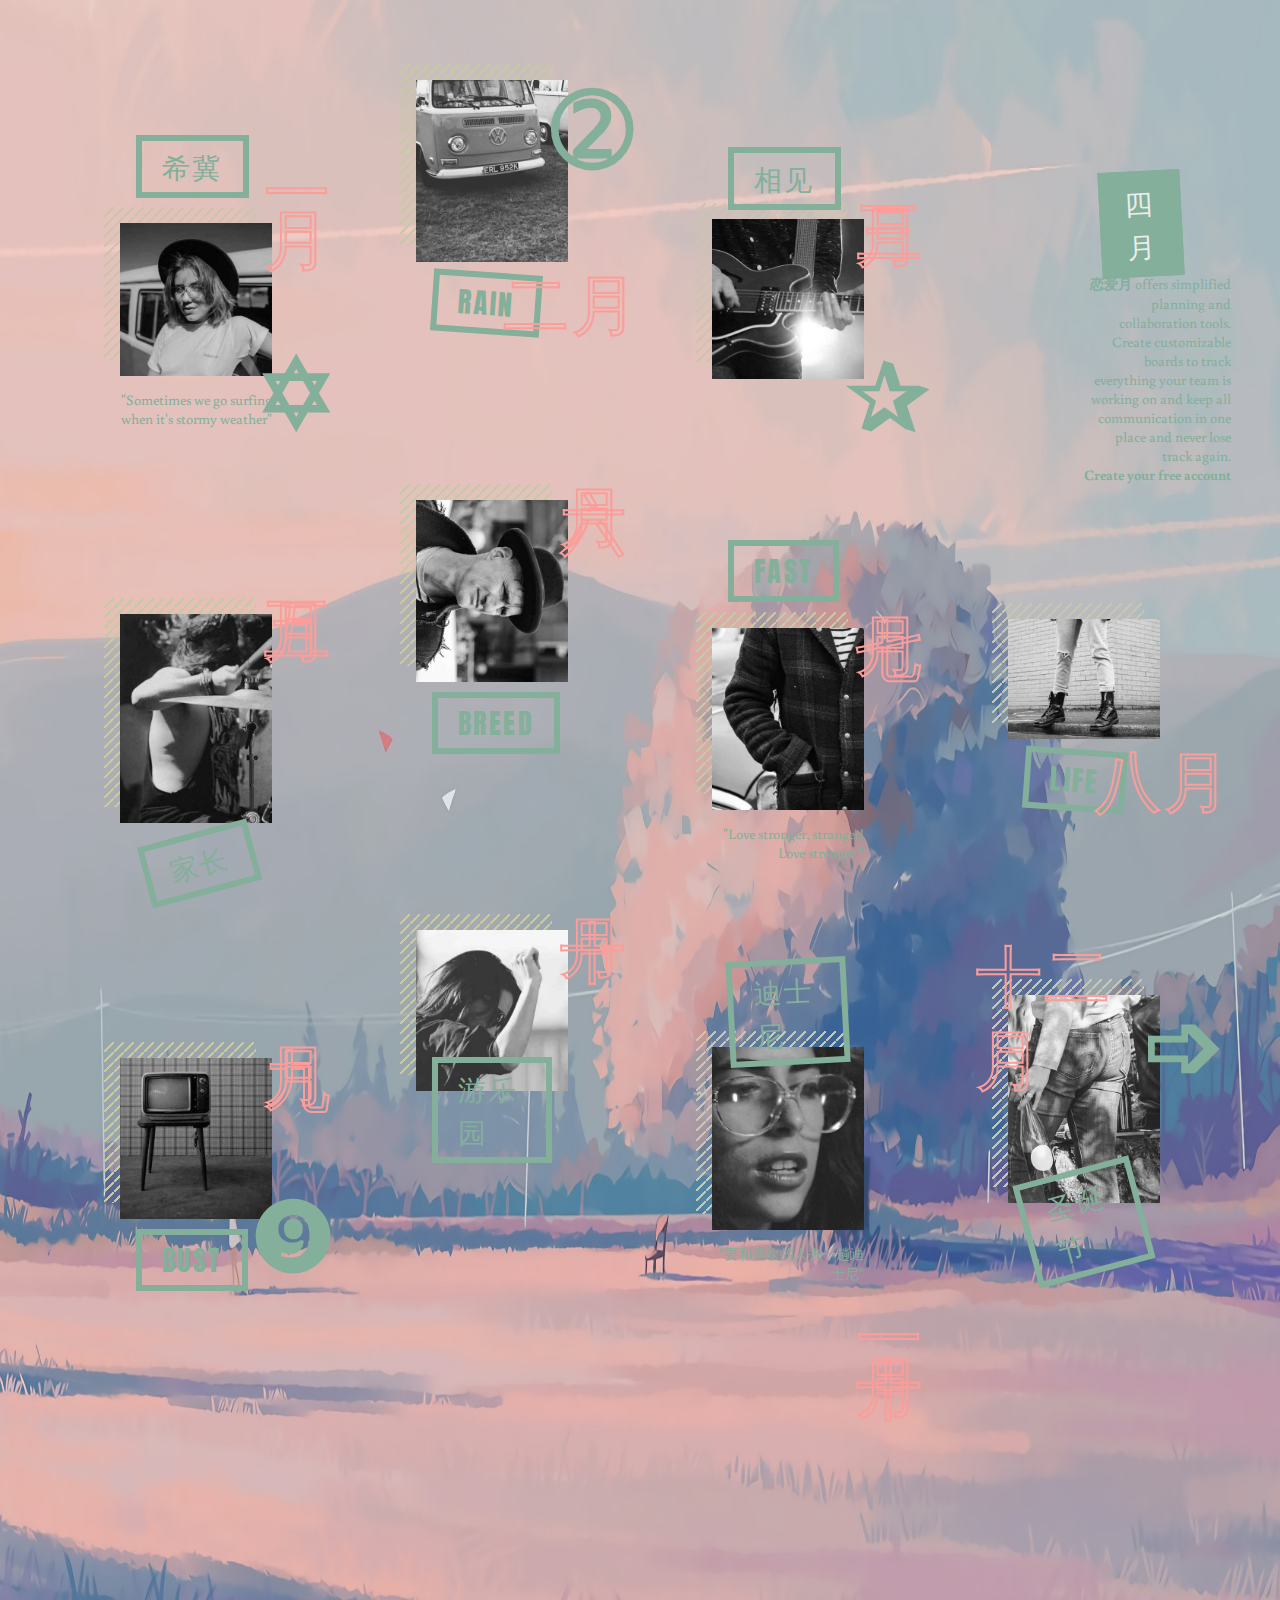
<file: lover/index.html>
<!DOCTYPE html>
<html lang="en" class="no-js">
	<head>
		<meta charset="UTF-8" />
		<meta name="viewport" content="width=device-width, initial-scale=1">
		<title>Marco & June</title>

		<link rel="stylesheet" type="text/css" href="css/base.css" />
		
		<script>document.documentElement.className="js";var supportsCssVars=function(){var e,t=document.createElement("style");return t.innerHTML="root: { --tmp-var: bold; }",document.head.appendChild(t),e=!!(window.CSS&&window.CSS.supports&&window.CSS.supports("font-weight","var(--tmp-var)")),t.parentNode.removeChild(t),e};supportsCssVars()||alert("Please view this demo in a modern browser that supports CSS Variables.");</script>
		
	</head>
	<body class="loading">
		<svg class="hidden">
			<symbol id="icon-arrow" viewBox="0 0 24 24">
				<title>arrow</title>
				<polygon points="6.3,12.8 20.9,12.8 20.9,11.2 6.3,11.2 10.2,7.2 9,6 3.1,12 9,18 10.2,16.8 "/>
			</symbol>
			<symbol id="icon-drop" viewBox="0 0 24 24">
				<title>drop</title>
				<path d="M12,21c-3.6,0-6.6-3-6.6-6.6C5.4,11,10.8,4,11.4,3.2C11.6,3.1,11.8,3,12,3s0.4,0.1,0.6,0.3c0.6,0.8,6.1,7.8,6.1,11.2C18.6,18.1,15.6,21,12,21zM12,4.8c-1.8,2.4-5.2,7.4-5.2,9.6c0,2.9,2.3,5.2,5.2,5.2s5.2-2.3,5.2-5.2C17.2,12.2,13.8,7.3,12,4.8z"/><path d="M12,18.2c-0.4,0-0.7-0.3-0.7-0.7s0.3-0.7,0.7-0.7c1.3,0,2.4-1.1,2.4-2.4c0-0.4,0.3-0.7,0.7-0.7c0.4,0,0.7,0.3,0.7,0.7C15.8,16.5,14.1,18.2,12,18.2z"/>
			</symbol>
			<svg id="icon-github" viewBox="0 0 33 33">
				<title>github</title>
				<path d="M16.608.455C7.614.455.32 7.748.32 16.745c0 7.197 4.667 13.302 11.14 15.456.815.15 1.112-.353 1.112-.785 0-.386-.014-1.411-.022-2.77-4.531.984-5.487-2.184-5.487-2.184-.741-1.882-1.809-2.383-1.809-2.383-1.479-1.01.112-.99.112-.99 1.635.115 2.495 1.679 2.495 1.679 1.453 2.489 3.813 1.77 4.741 1.353.148-1.052.569-1.77 1.034-2.177-3.617-.411-7.42-1.809-7.42-8.051 0-1.778.635-3.233 1.677-4.371-.168-.412-.727-2.069.16-4.311 0 0 1.367-.438 4.479 1.67a15.602 15.602 0 0 1 4.078-.549 15.62 15.62 0 0 1 4.078.549c3.11-2.108 4.475-1.67 4.475-1.67.889 2.242.33 3.899.163 4.311C26.37 12.66 27 14.115 27 15.893c0 6.258-3.809 7.635-7.437 8.038.584.503 1.105 1.497 1.105 3.017 0 2.177-.02 3.934-.02 4.468 0 .436.294.943 1.12.784 6.468-2.159 11.131-8.26 11.131-15.455 0-8.997-7.294-16.29-16.291-16.29"></path>
			</svg>
			<symbol id="icon-cross" viewBox="0 0 24 23">
				<title>cross</title>
				<path d="M23.865 3.677c.197-.383.164-.818-.008-1.18.048-.41-.06-.827-.448-1.147L22.323.457c-.636-.524-1.632-.689-2.25 0a155.348 155.348 0 0 1-8.797 9.001C9.011 7.342 6.72 5.255 4.443 3.165c-.8-.734-1.956-.503-2.458.37C1.253 3.9.659 4.374.168 5.182c-.233.386-.215.872 0 1.258 1.47 2.635 4.31 4.951 6.646 7.083-.313.28-.623.562-.942.836-3.146 2.702-5.268 4.416-1.331 7.187.053.037.107.029.161.05.076.036.148.06.232.074.026 0 .05.005.075.003.082.007.16.027.243.011 2.117-.415 4.085-2.074 5.872-3.9 1.74 1.715 3.592 3.353 5.63 4.325.485.232 1.063.097 1.436-.227.626.047 1.197-.342 1.484-.901.042-.026.07-.041.116-.07.91-.569.993-1.701.32-2.482-1.522-1.762-3.138-3.438-4.787-5.084 2.968-2.9 6.674-6.027 8.542-9.667z"/>
			</symbol>
		</svg>
		<main>
			
			<div class="content">
				<div class="grid">
					<a class="grid__item" href="#preview-1">
						<div class="box">
							<div class="box__shadow"></div>
							<img class="box__img" src="img/1.jpg" alt="Some image"/>
							<h3 class="box__title"><span class="box__title-inner" data-hover="一月">一月</span></h3>
							<h4 class="box__text"><span class="box__text-inner">希冀</span></h4>
							<div class="box__deco">&#10017;</div>
							<p class="box__content">"Sometimes we go surfing when it's stormy weather"</p>
						</div>
					</a>
					<a class="grid__item" href="#preview-2">
						<div class="box">
							<div class="box__shadow"></div>
							<img class="box__img" src="img/2.jpg" alt="Some image"/>
							<h3 class="box__title box__title--straight box__title--bottom"><span class="box__title-inner" data-hover="二月">二月</span></h3>
							<h4 class="box__text box__text--bottom"><span class="box__text-inner box__text-inner--rotated1">Rain</span></h4>
							<div class="box__deco box__deco--top">&#10113;</div>
						</div>
					</a>
					<a class="grid__item" href="#preview-3">
						<div class="box">
							<div class="box__shadow"></div>
							<img class="box__img" src="img/3.jpg" alt="Some image"/>
							<h3 class="box__title"><span class="box__title-inner" data-hover="三月">三月</span></h3>
							<h4 class="box__text box__text--topcloser"><span class="box__text-inner">相见</span></h4>
							<div class="box__deco">&#10032;</div>
						</div>
					</a>
					<a class="grid__item grid__item--noclick" href="#">
						<div class="box">
							<div class="box__shadow"></div>
							
							<h4 class="box__text"><span class="box__text-inner box__text-inner--rotated2 box__text-inner--reverse">四月</span></h4>
							<p class="box__content"><strong>恋爱月</strong> offers simplified planning and collaboration tools. Create customizable boards to track everything your team is working on and keep all communication in one place and never lose track again. <strong>Create your free account</strong></p>
						</div>
					</a>
					<a class="grid__item" href="#preview-4">
						<div class="box">
							<div class="box__shadow"></div>
							<img class="box__img" src="img/5.jpg" alt="Some image"/>
							<h3 class="box__title"><span class="box__title-inner" data-hover="五月">五月</span></h3>
							<h4 class="box__text box__text--bottom box__text--right"><span class="box__text-inner box__text-inner--rotated3">家长</span></h4>
						</div>
					</a>
					<a class="grid__item" href="#preview-5">
						<div class="box">
							<div class="box__shadow"></div>
							<img class="box__img" src="img/6.jpg" alt="Some image"/>
							<h3 class="box__title"><span class="box__title-inner" data-hover="六月">六月</span></h3>
							<h4 class="box__text box__text--bottomcloser"><span class="box__text-inner">Breed</span></h4>
						</div>
					</a>
					<a class="grid__item" href="#preview-6">
						<div class="box">
							<div class="box__shadow"></div>
							<img class="box__img" src="img/7.jpg" alt="Some image"/>
							<h3 class="box__title"><span class="box__title-inner" data-hover="七月">七月</span></h3>
							<h4 class="box__text"><span class="box__text-inner">Fast</span></h4>
							<p class="box__content">"Love stronger, stranger! Love stronger."</p>
						</div>
					</a>
					<a class="grid__item" href="#preview-7">
						<div class="box">
							<div class="box__shadow"></div>
							<img class="box__img" src="img/8.jpg" alt="Some image"/>
							<h3 class="box__title box__title--straight box__title--bottom"><span class="box__title-inner" data-hover="八月">八月</span></h3>
							<h4 class="box__text box__title--bottom"><span class="box__text-inner box__text-inner--rotated1">Life</span></h4>
						</div>
					</a>
					<a class="grid__item" href="#preview-8">
						<div class="box">
							<div class="box__shadow"></div>
							<img class="box__img" src="img/4.jpg" alt="Some image"/>
							<h3 class="box__title"><span class="box__title-inner" data-hover="九月">九月</span></h3>
							<h4 class="box__text box__text--bottom"><span class="box__text-inner">Bust</span></h4>
							<div class="box__deco">&#10110;</div>
						</div>
					</a>
					<a class="grid__item" href="#preview-9">
						<div class="box">
							<div class="box__shadow"></div>
							<img class="box__img" src="img/10.jpg" alt="Some image"/>
							<h3 class="box__title"><span class="box__title-inner" data-hover="十月">十月</span></h3>
							<h4 class="box__text box__text--bottom"><span class="box__text-inner">游乐园</span></h4>
						</div>
					</a>
					<a class="grid__item" href="#preview-10">
						<div class="box">
							<div class="box__shadow"></div>
							<img class="box__img" src="img/11.jpg" alt="Some image"/>
							<h3 class="box__title box__title--bottom"><span class="box__title-inner" data-hover="十一月">十一月</span></h3>
							<h4 class="box__text"><span class="box__text-inner box__text-inner--rotated2">迪士尼</span></h4>
							<p class="box__content">"要和喜欢的人去一趟迪士尼"</p>
						</div>
					</a>
					<a class="grid__item" href="#preview-11">
						<div class="box">
							<div class="box__shadow"></div>
							<img class="box__img" src="img/12.jpg" alt="Some image"/>
							<h3 class="box__title box__title--straight box__title--left"><span class="box__title-inner" data-hover="十二月">十二月</span></h3>
							<h4 class="box__text box__text--bottom box__text--right"><span class="box__text-inner box__text-inner--rotated3">圣诞节</span></h4>
							<div class="box__deco box__deco--top">&#10153;</div>
						</div>
					</a>
				</div>
			</div>
			<div class="overlay">
				<div class="overlay__reveal"></div>
				<div class="overlay__item" id="preview-1">
					<div class="box">
						<div class="box__shadow"></div>
						<img class="box__img box__img--original" src="img/original/1.jpg" alt="Some image"/>
						<h3 class="box__title"><span class="box__title-inner">一月</span></h3>
						<h4 class="box__text"><span class="box__text-inner">希冀</span></h4>
						<div class="box__deco">&#10014;</div>
					</div>
					<p class="overlay__content">It's time the tale were told of how you took a child and you made him old.</p>
				</div>
				<div class="overlay__item" id="preview-2">
					<div class="box">
						<div class="box__shadow"></div>
						<img class="box__img box__img--original" src="img/original/2.jpg" alt="Some image"/>
						<h3 class="box__title box__title--straight box__title--bottom"><span class="box__title-inner">二月</span></h3>
						<h4 class="box__text box__text--bottom"><span class="box__text-inner box__text-inner--rotated1">Rain</span></h4>
						<div class="box__deco box__deco--top">&#10113;</div>
					</div>
					<p class="overlay__content">It's time the tale were told of how you took a child and you made him old.</p>
				</div>
				<div class="overlay__item" id="preview-3">
					<div class="box">
						<div class="box__shadow"></div>
						<img class="box__img box__img--original" src="img/original/3.jpg" alt="Some image"/>
						<h3 class="box__title"><span class="box__title-inner">三月</span></h3>
						<h4 class="box__text box__text--topcloser"><span class="box__text-inner">相见</span></h4>
						<div class="box__deco">&#10032;</div>
					</div>
					<p class="overlay__content">It's time the tale were told of how you took a child and you made him old.</p>
				</div>
				<div class="overlay__item" id="preview-4">
					<div class="box">
						<div class="box__shadow"></div>
						<img class="box__img box__img--original" src="img/original/5.jpg" alt="Some image"/>
						<h3 class="box__title"><span class="box__title-inner">五月</span></h3>
						<h4 class="box__text box__text--bottom box__text--right"><span class="box__text-inner box__text-inner--rotated3">Fire</span></h4>
					</div>
					<p class="overlay__content">It's time the tale were told of how you took a child and you made him old.</p>
				</div>
				<div class="overlay__item" id="preview-5">
					<div class="box">
						<div class="box__shadow"></div>
						<img class="box__img box__img--original" src="img/original/6.jpg" alt="Some image"/>
						<h3 class="box__title"><span class="box__title-inner">六月</span></h3>
						<h4 class="box__text box__text--bottomcloser"><span class="box__text-inner">Breed</span></h4>
					</div>
					<p class="overlay__content">It's time the tale were told of how you took a child and you made him old.</p>
				</div>
				<div class="overlay__item" id="preview-6">
					<div class="box">
						<div class="box__shadow"></div>
						<img class="box__img box__img--original" src="img/original/7.jpg" alt="Some image"/>
						<h3 class="box__title"><span class="box__title-inner">七月</span></h3>
						<h4 class="box__text"><span class="box__text-inner">Fast</span></h4>
					</div>
					<p class="overlay__content">It's time the tale were told of how you took a child and you made him old.</p>
				</div>
				<div class="overlay__item" id="preview-7">
					<div class="box">
						<div class="box__shadow"></div>
						<img class="box__img box__img--original" src="img/original/8.jpg" alt="Some image"/>
						<h3 class="box__title box__title--straight box__title--bottom"><span class="box__title-inner">八月</span></h3>
						<h4 class="box__text box__title--bottom"><span class="box__text-inner box__text-inner--rotated1">Life</span></h4>
					</div>
					<p class="overlay__content">It's time the tale were told of how you took a child and you made him old.</p>
				</div>
				<div class="overlay__item" id="preview-8">
					<div class="box">
						<div class="box__shadow"></div>
						<img class="box__img box__img--original" src="img/original/9.jpg" alt="Some image"/>
						<h3 class="box__title"><span class="box__title-inner">九月</span></h3>
						<h4 class="box__text box__text--bottom"><span class="box__text-inner">Bust</span></h4>
						<div class="box__deco">&#10110;</div>
					</div>
					<p class="overlay__content">It's time the tale were told of how you took a child and you made him old.</p>
				</div>
				<div class="overlay__item" id="preview-9">
					<div class="box">
						<div class="box__shadow"></div>
						<img class="box__img box__img--original" src="img/original/10.jpg" alt="Some image"/>
						<h3 class="box__title"><span class="box__title-inner">十月</span></h3>
						<h4 class="box__text box__text--bottom"><span class="box__text-inner">游乐园</span></h4>
					</div>
					<p class="overlay__content">It's time the tale were told of how you took a child and you made him old.</p>
				</div>
				<div class="overlay__item" id="preview-10">
					<div class="box">
						<div class="box__shadow"></div>
						<img class="box__img box__img--original" src="img/original/11.jpg" alt="Some image"/>
						<h3 class="box__title box__title--bottom"><span class="box__title-inner">十一月</span></h3>
						<h4 class="box__text"><span class="box__text-inner box__text-inner--rotated2">迪士尼</span></h4>
					</div>
					<p class="overlay__content">It's time the tale were told of how you took a child and you made him old.</p>
				</div>
				<div class="overlay__item" id="preview-11">
					<div class="box">
						<div class="box__shadow"></div>
						<img class="box__img box__img--original" src="img/original/12.jpg" alt="Some image"/>
						<h3 class="box__title box__title--straight box__title--left"><span class="box__title-inner">十二月</span></h3>
						<h4 class="box__text box__text--bottom box__text--right"><span class="box__text-inner box__text-inner--rotated3">圣诞节</span></h4>
						<div class="box__deco box__deco--top">&#10153;</div>
					</div>
					<p class="overlay__content">It's time the tale were told of how you took a child and you made him old.</p>
				</div>
				<button class="overlay__close"><svg class="icon icon--cross"><use xlink:href="#icon-cross"></use></svg></button>
			</div>
		</main>
		<script src="js/imagesloaded.pkgd.min.js"></script>
		<script src="js/TweenMax.min.js"></script>
		<script src="js/demo.js"></script>
	</body>
</html>
</file>
<file: lover/css/base.css>
@import url('https://fonts.googleapis.com/css?family=Anton|Buenard:400,700');
article,aside,details,figcaption,figure,footer,header,hgroup,main,nav,section,summary{display:block;}audio,canvas,video{display:inline-block;}audio:not([controls]){display:none;height:0;}[hidden]{display:none;}html{font-family:sans-serif;-ms-text-size-adjust:100%;-webkit-text-size-adjust:100%;}body{margin:0;}a:focus{outline:thin dotted;}a:active,a:hover{outline:0;}h1{font-size:2em;margin:0.67em 0;}abbr[title]{border-bottom:1px dotted;}b,strong{font-weight:bold;}dfn{font-style:italic;}hr{-moz-box-sizing:content-box;box-sizing:content-box;height:0;}mark{background:#ff0;color:#000;}code,kbd,pre,samp{font-family:monospace,serif;font-size:1em;}pre{white-space:pre-wrap;}q{quotes:"\201C" "\201D" "\2018" "\2019";}small{font-size:80%;}sub,sup{font-size:75%;line-height:0;position:relative;vertical-align:baseline;}sup{top:-0.5em;}sub{bottom:-0.25em;}img{border:0;}svg:not(:root){overflow:hidden;}figure{margin:0;}fieldset{border:1px solid #c0c0c0;margin:0 2px;padding:0.35em 0.625em 0.75em;}legend{border:0;padding:0;}button,input,select,textarea{font-family:inherit;font-size:100%;margin:0;}button,input{line-height:normal;}button,select{text-transform:none;}button,html input[type="button"],input[type="reset"],input[type="submit"]{-webkit-appearance:button;cursor:pointer;}button[disabled],html input[disabled]{cursor:default;}input[type="checkbox"],input[type="radio"]{box-sizing:border-box;padding:0;}input[type="search"]{-webkit-appearance:textfield;-moz-box-sizing:content-box;-webkit-box-sizing:content-box;box-sizing:content-box;}input[type="search"]::-webkit-search-cancel-button,input[type="search"]::-webkit-search-decoration{-webkit-appearance:none;}button::-moz-focus-inner,input::-moz-focus-inner{border:0;padding:0;}textarea{overflow:auto;vertical-align:top;}table{border-collapse:collapse;border-spacing:0;}
*,
*::after,
*::before {
	box-sizing: border-box;
}
/* 深红色: #FE4365
浅红色: #FC9D9A
浅黄色: #F9CDAD
深青色：: #83AF9B
浅青色：: #C8C8A9 */
body {
	--color-text: #83AF9B;
	--color-bg: #ececec;
	--color-link: #83AF9B;
	--color-link-hover: #FE4365;
	--color-info: #000;
	font-family: 'Buenard', serif;
	min-height: 100vh;
	color: #57585c;
	color: var(--color-text);
	background-color: #fff;
	background-color: var(--color-bg);
	-webkit-font-smoothing: antialiased;
	-moz-osx-font-smoothing: grayscale;
	background: url(../img/bgImage1.png) center no-repeat;
	background-size: 100% 100%;
}

.preview-open {
	overflow: hidden;
}

/* Page Loader */
.js .loading::before {
	content: '';
	position: fixed;
	z-index: 100000;
	top: 0;
	left: 0;
	width: 100%;
	height: 100%;
	background: var(--color-bg);
}

.js .loading::after {
	content: '';
	position: fixed;
	z-index: 100000;
	top: 50%;
	left: 50%;
	width: 60px;
	height: 60px;
	margin: -30px 0 0 -30px;
	pointer-events: none;
	border-radius: 50%;
	opacity: 0.4;
	background: var(--color-link);
	animation: loaderAnim 0.7s linear infinite alternate forwards;
}

@keyframes loaderAnim {
	to {
		opacity: 1;
		transform: scale3d(0.5,0.5,1);
	}
}

a {
	text-decoration: none;
	color: var(--color-link);
	outline: none;
}

a:hover,
a:focus {
	color: var(--color-link-hover);
	outline: none;
}

.hidden {
	position: absolute;
	overflow: hidden;
	width: 0;
	height: 0;
	pointer-events: none;
}

/* Icons */
.icon {
	display: block;
	width: 1.5em;
	height: 1.5em;
	margin: 0 auto;
	fill: currentColor;
}

main {
	position: relative;
}

.content {
	position: relative;
}

/* Header */
.codrops-header {
	position: relative;
	z-index: 100;
	display: flex;
	flex-direction: row;
	align-items: flex-start;
	align-items: center;
	padding: 2rem;
}

.codrops-header__title {
	font-size: 1em;
	font-weight: bold;
	margin: 0;
	padding: 0;
}

.info {
	margin: 0 0 0 1.25em;
	color: var(--color-info);
}

.github {
	display: block;
	margin: 0 0 0 auto;
}

/* Top Navigation Style */
.codrops-links {
	position: relative;
	display: flex;
	justify-content: center;
	margin: 0 1em 0 0;
	text-align: center;
	white-space: nowrap;
}

.codrops-icon {
	display: inline-block;
	margin: 0.15em;
	padding: 0.25em;
}

.grid {
	width: 100%;
	max-width: 1440px;
	margin: 4em auto;
	padding-bottom: 0rem;
}

.grid__item {
	display: flex;
	justify-content: center;
	margin: 0 0 10rem 0;
	cursor: pointer;
}

.box {
	position: relative;
	margin: 2rem;
}

.box__title {
	margin: 0;
	line-height: 1;
	position: absolute;
	z-index: 100;
}

.box__title-inner {
	display: block;
	position: relative;
	font-weight: normal;
	text-transform: uppercase;
	font-size: 4.15rem;
	letter-spacing: 0.15rem;
	line-height: 1.25;
	font-family: 'Anton', sans-serif;
	color: #FE4365;
}

.box__title-inner[data-hover] {
	-webkit-text-stroke: 2px #FC9D9A;
	text-stroke: 2px #000;
	-webkit-text-fill-color: transparent;
	text-fill-color: transparent;
	color: transparent;
}

.box__title-inner::before {
	content: attr(data-hover);
	position: absolute;
	top: 0;
	left: 0;
	height: 0;
	overflow: hidden;
	white-space: nowrap;
	-webkit-text-stroke: 0;
	text-stroke: 0;
	-webkit-text-fill-color: #FE4365;
	text-fill-color: #FE4365;
	color: #FE4365;
	transition: all 0.3s;
}

.grid__item:hover .box__title-inner::before {
	height: 100%;
	width: 100%;
}

.box__text {
	margin: 0;
	position: absolute;
	top: -6rem;
	font-weight: normal;
	text-transform: uppercase;
	letter-spacing: 0.15rem;
	font-size: 1.75rem;
	margin: 0.5rem 1rem;
	font-family: 'Anton', sans-serif;
	color:#83AF9B ;
}

.box__text-inner {
	position: relative;
	display: block;
	border: 6px solid var(--color-text);
	padding: 0.25rem 1.25rem;
}

.box__text-inner--reverse {
	background: var(--color-text);
	color: var(--color-bg);
}

.box__img {
	display: block;
	flex: none;
	margin: 0 auto;
	max-width: 100%;
	filter: grayscale(1);
	transition: filter 0.3s;
	pointer-events: none;
}

.grid__item:hover .box__img:not(.box__img--original) {
	filter: grayscale(0);
}

.box__shadow {
	position: absolute;
	width: 100%;
	height: 100%;
	top: -1rem;
	left: -1rem;
	background: url(../img/borderG.png);
	/* background: url([data-uri]); */
}

.box__deco {
	font-size: 6rem;
	line-height: 1;
	font-weight: bold;
	position: absolute;
	bottom: -4rem;
	right: -4rem;
	display: none;
}

.box__content {
	position: absolute;
	max-width: 195px;
	font-size: 0.9rem;
	text-align: right;
	display: none;
}

.box__content strong {
	white-space: nowrap;
}

.overlay {
	pointer-events: none;
	width: 100%;
	height: 100vh;
	position: fixed;
	top: 0;
	left: 0;
	z-index: 1000;
	overflow: hidden;
}

.overlay--open {
	pointer-events: auto;
}

.overlay__reveal {
	width: 100%;
	height: 100%;
	top: 0;
	left: 0;
	background: #C8C8A9;
	position: absolute;
	z-index: 100;
	transform: translate3d(100%,0,0);
}

.overlay__item {
	width: 100%;
	height: 100vh;
	position: absolute;
	top: 0;
	left: 0;
	background: #ececec;
	opacity: 0;
	display: flex;
	flex-direction: column;
    align-items: center;
    padding: 5rem 5vw;
    justify-content: center;
	background: url(../img/bgImage2.png);
}

.overlay__item .box {
	max-width: 600px;
	max-height: 100%;
	margin: 0;
}

.overlay__item .box__title {
	bottom: 0;
}

.box__img--original {
	max-height: calc(100vh - 10rem);
	filter: none;
}

.overlay__close {
	position: absolute;
	top: 0;
	right: 0;
	background: none;
	border: 0;
	margin: 1rem;
	padding: 1rem;
	opacity: 0;
}

.overlay__close:focus {
	outline: none;
}

.overlay__content {
	font-size: 1rem;
	line-height: 1.5;
	max-width: 25rem;
	margin: 1rem 0 0 10vw;
	color: #FE4365;
}

@media screen and (min-width: 55em) {
	.grid {
		display: grid;
		align-items: center;
		padding: 3rem 3rem 15rem 3rem;
		grid-row-gap: 2rem;
		grid-template-columns: repeat(3,calc(100% / 3));
	}
	.grid__item {
		margin: 0;
	}
	.box {
		margin: 4rem;
	}
	.box__title {
		top: -4rem;
		right: -4.5rem;
		-webkit-writing-mode: vertical-rl;
		writing-mode: vertical-rl;
	}
	.box__title--straight {
		-webkit-writing-mode: horizontal-tb;
		writing-mode: horizontal-tb;
	}
	.box__title--straight .box__title-inner::before {
		width: 0;
		height: auto;
	}
	.box__title--bottom {
		bottom: -5rem;
		top: auto;
	}
	.box__title--left {
		left: -2rem;
		right: auto;
	}
	.box__text--topcloser {
		top: -5rem;
	}
	.box__text--bottom {
		bottom: -5rem;
		top: auto;
	}
	.box__text--bottomcloser {
		bottom: -5rem;
		top: auto;
	}
	.box__text--right {
		right: 0;
		left: auto;
	}
	.box__text-inner--rotated1 {
		transform: rotate(4deg);
	}
	.box__text-inner--rotated2 {
		transform: rotate(-3deg);
	}
	.box__text-inner--rotated3 {
		transform: rotate(-15deg);
	}
	.box__deco {
		display: block;
	}
	.box__deco--left {
		right: auto;
		left: -3rem;
	}
	.box__deco--top {
		top: 0;
		bottom: auto;
	}
	.overlay__item {
		flex-direction: row;
	}
	.overlay__content {
		font-size: 2.25rem;
		margin-top: 0;
	}
	.overlay__item .box__title--bottom {
		bottom: 0;
	}
}

@media screen and (min-width: 80em) {
	.grid {
		grid-template-columns: repeat(4,25%);
	}
	.grid__item:nth-child(4n-2) {
		margin-top: -8rem;
		margin-bottom: 8rem;
	}
	.grid__item:nth-child(4n) {
		margin-top: -5rem;
	}
	.box {
		margin: 6rem 4.5rem;
	}
	.box__content {
		display: block;
	}
}

@media screen and (max-width: 55em) {
	.content {
		flex-direction: column;
		height: auto;
		min-height: 0;
	}
	.content--fixed {
		position: relative;
		z-index: 1000;
		display: block;
		padding: 0.85em;
	}
	.codrops-header {
		flex-direction: column;
		align-items: center;
		padding-bottom: 5rem;
	}
	.codrops-header__title {
		font-weight: bold;
		padding-bottom: 0.25em;
		text-align: center;
	}
	.info {
		margin: 0;
	}
	.github {
		display: block;
		margin: 1em auto;
	}
	.codrops-links {
		margin: 0;
	}
}
</file>
